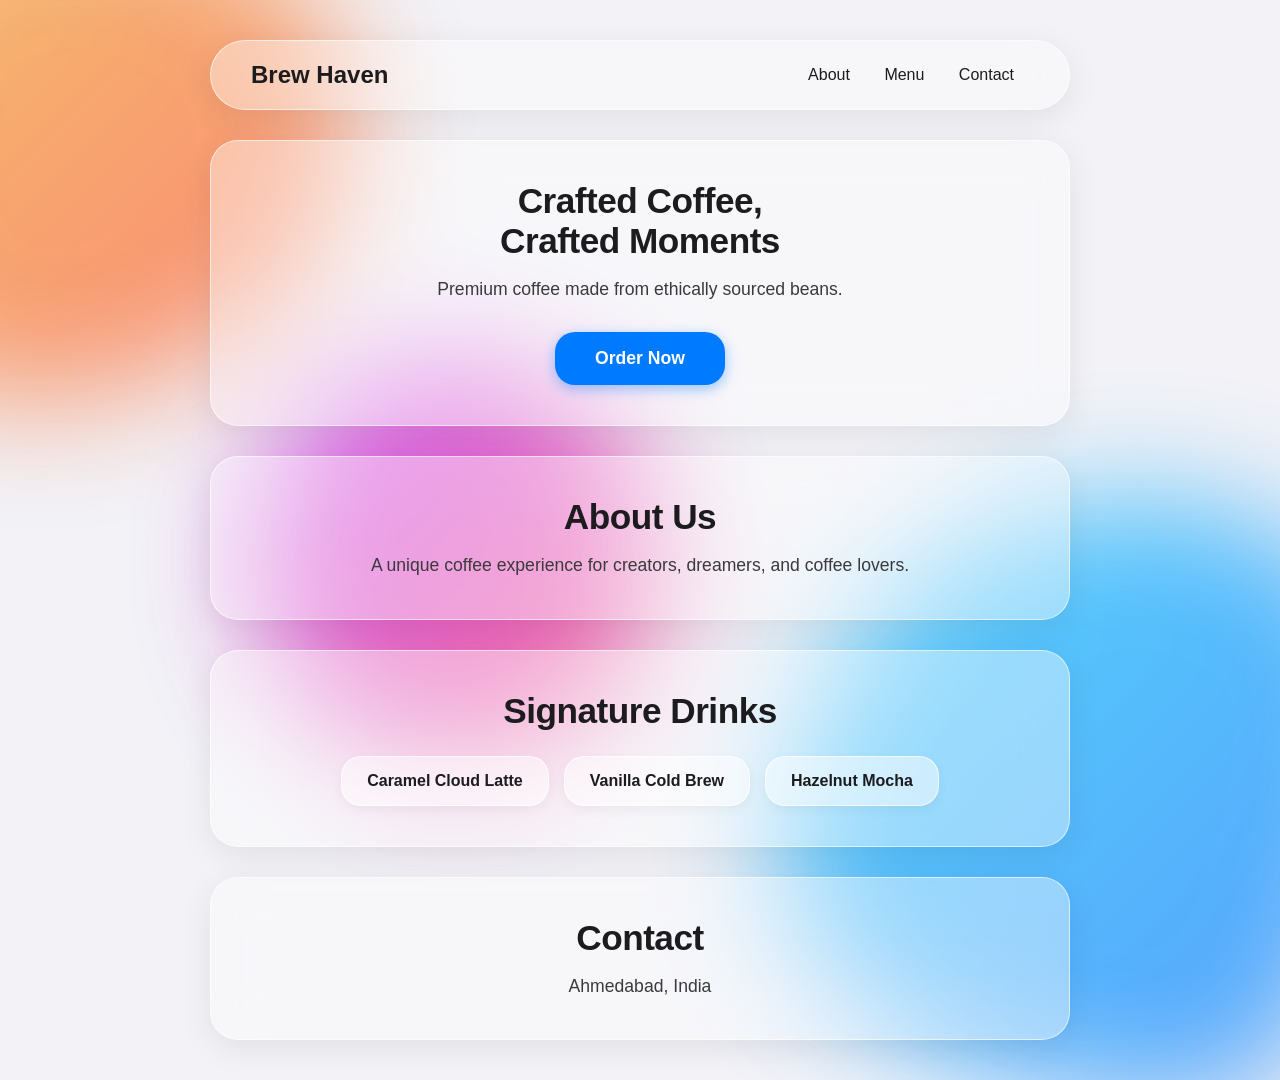
<file: index.html>
<!DOCTYPE html>
<html lang="en">
<head>
<meta charset="UTF-8">
<meta name="viewport" content="width=device-width, initial-scale=1.0">
<title>Brew Haven - Liquid Design</title>
<link rel="stylesheet" href="style.css">
</head>
<body>

    <div class="blob blob-1"></div>
    <div class="blob blob-2"></div>
    <div class="blob blob-3"></div>
    <div class="blob blob-4"></div>

    <div class="container">
        
        <header class="glass-panel">
            <h1>Brew Haven</h1>
            <nav>
                <a href="#about">About</a>
                <a href="#menu">Menu</a>
                <a href="#contact">Contact</a>
            </nav>
        </header>

        <section class="hero glass-panel">
            <h2>Crafted Coffee,<br>Crafted Moments</h2>
            <p>Premium coffee made from ethically sourced beans.</p>
            <button class="action-btn">Order Now</button>
        </section>

        <section id="about" class="glass-panel">
            <h2>About Us</h2>
            <p>A unique coffee experience for creators, dreamers, and coffee lovers.</p>
        </section>

        <section id="menu" class="glass-panel">
            <h2>Signature Drinks</h2>
            <div class="menu-grid">
                <div class="glass-pill">Caramel Cloud Latte</div>
                <div class="glass-pill">Vanilla Cold Brew</div>
                <div class="glass-pill">Hazelnut Mocha</div>
            </div>
        </section>

        <section id="contact" class="glass-panel">
            <h2>Contact</h2>
            <p>Ahmedabad, India</p>
        </section>

    </div>

</body>
</html>
</file>
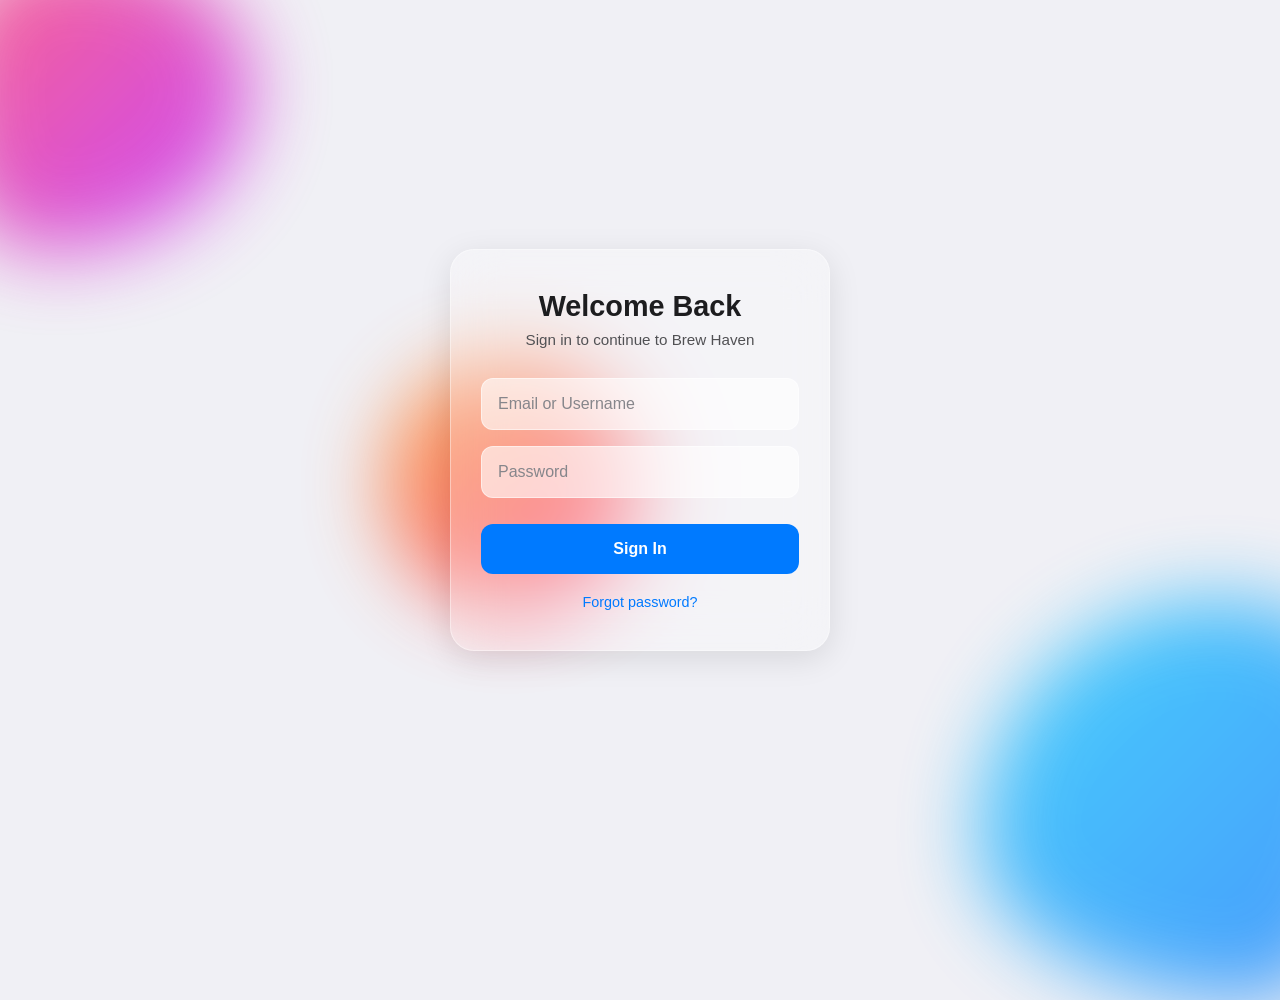
<file: login.html>
<!DOCTYPE html>
<html lang="en">
<head>
<meta charset="UTF-8">
<meta name="viewport" content="width=device-width, initial-scale=1.0">
<title>iOS Liquid Login</title>
<style>
    /* =========================================
       GLOBAL SETTINGS
       ========================================= */
    * {
        box-sizing: border-box;
        margin: 0;
        padding: 0;
    }

    body {
        /* Use Apple's default system font */
        font-family: -apple-system, BlinkMacSystemFont, "Segoe UI", Roboto, Helvetica, Arial, sans-serif;
        background-color: #f0f0f5;
        min-height: 100vh;
        display: flex;
        justify-content: center;
        align-items: center;
        overflow: hidden; /* Hide scrollbars from floating blobs */
        position: relative;
    }

    /* =========================================
       LIQUID BACKGROUND BLOBS
       ========================================= */
    .blob {
        position: absolute;
        filter: blur(40px);
        z-index: 0;
        opacity: 0.7;
        animation: float 10s infinite ease-in-out alternate;
    }

    /* Top Left - Purple/Pink */
    .blob-1 {
        width: 300px;
        height: 300px;
        background: linear-gradient(135deg, #ff2a5f, #ba00ff);
        border-radius: 40% 60% 70% 30% / 40% 50% 60% 50%;
        top: -50px;
        left: -50px;
        animation-duration: 12s;
    }

    /* Bottom Right - Blue/Teal */
    .blob-2 {
        width: 400px;
        height: 400px;
        background: linear-gradient(135deg, #00c6ff, #0072ff);
        border-radius: 60% 40% 30% 70% / 60% 30% 70% 40%;
        bottom: -100px;
        right: -100px;
        animation-duration: 15s;
        animation-delay: -2s;
    }

    /* Center - Soft Orange */
    .blob-3 {
        width: 250px;
        height: 250px;
        background: linear-gradient(135deg, #ff8c00, #ff0055);
        border-radius: 50%;
        top: 40%;
        left: 30%;
        animation-duration: 10s;
        animation-delay: -5s;
    }

    /* Animation to make the blobs shift shape and move */
    @keyframes float {
        0% { transform: translate(0, 0) scale(1) rotate(0deg); }
        33% { transform: translate(30px, -50px) scale(1.1) rotate(10deg); }
        66% { transform: translate(-20px, 20px) scale(0.9) rotate(-10deg); }
        100% { transform: translate(0, 0) scale(1) rotate(0deg); }
    }

    /* =========================================
       FROSTED GLASS LOGIN CARD
       ========================================= */
    .glass-card {
        position: relative;
        z-index: 10;
        width: 100%;
        max-width: 380px;
        padding: 40px 30px;
        border-radius: 24px;
        
        /* The iOS Glass effect */
        background: rgba(255, 255, 255, 0.25);
        backdrop-filter: blur(25px);
        -webkit-backdrop-filter: blur(25px); /* Safari support */
        
        border: 1px solid rgba(255, 255, 255, 0.4);
        box-shadow: 0 8px 32px rgba(0, 0, 0, 0.1);
        text-align: center;
    }

    /* =========================================
       TYPOGRAPHY & FORM ELEMENTS
       ========================================= */
    .glass-card h2 {
        color: #1d1d1f;
        font-size: 1.8rem;
        font-weight: 600;
        margin-bottom: 8px;
    }

    .glass-card p {
        color: #515154;
        font-size: 0.95rem;
        margin-bottom: 30px;
    }

    .input-group {
        margin-bottom: 16px;
        text-align: left;
    }

    .input-group input {
        width: 100%;
        padding: 16px;
        border-radius: 12px;
        border: 1px solid rgba(255, 255, 255, 0.5);
        background: rgba(255, 255, 255, 0.6);
        font-size: 1rem;
        color: #1d1d1f;
        transition: all 0.3s ease;
        outline: none;
    }

    .input-group input::placeholder {
        color: #86868b;
    }

    .input-group input:focus {
        background: rgba(255, 255, 255, 0.9);
        border-color: #007aff;
        box-shadow: 0 0 0 3px rgba(0, 122, 255, 0.2);
    }

    /* iOS Style Button */
    .login-btn {
        width: 100%;
        padding: 16px;
        margin-top: 10px;
        border-radius: 12px;
        border: none;
        background-color: #007aff; /* Apple Blue */
        color: white;
        font-size: 1rem;
        font-weight: 600;
        cursor: pointer;
        transition: background-color 0.2s ease, transform 0.1s ease;
    }

    .login-btn:hover {
        background-color: #006ce0;
    }

    .login-btn:active {
        transform: scale(0.98);
    }

    .links {
        margin-top: 20px;
        font-size: 0.9rem;
    }

    .links a {
        color: #007aff;
        text-decoration: none;
        transition: opacity 0.2s;
    }

    .links a:hover {
        opacity: 0.7;
    }
</style>
</head>
<body>

    <div class="blob blob-1"></div>
    <div class="blob blob-2"></div>
    <div class="blob blob-3"></div>

    <div class="glass-card">
        <h2>Welcome Back</h2>
        <p>Sign in to continue to Brew Haven</p>

        <form>
            <div class="input-group">
                <input type="email" placeholder="Email or Username" required>
            </div>
            <div class="input-group">
                <input type="password" placeholder="Password" required>
            </div>
            <button type="submit" class="login-btn">Sign In</button>
        </form>

        <div class="links">
            <a href="#">Forgot password?</a>
        </div>
    </div>

</body>
</html>
</file>
<file: style.css>
/* =========================================
   GLOBAL SETTINGS
   ========================================= */
* {
    box-sizing: border-box;
    margin: 0;
    padding: 0;
}

body {
    /* Apple's native system font for that iOS feel */
    font-family: -apple-system, BlinkMacSystemFont, "Segoe UI", Roboto, Helvetica, Arial, sans-serif;
    background-color: #f2f2f7; /* Very light grey background */
    color: #1c1c1e;
    min-height: 100vh;
    overflow-x: hidden; /* Prevent horizontal scrolling from blobs */
    position: relative;
}

/* =========================================
   LIQUID BACKGROUND BLOBS
   ========================================= */
.blob {
    position: fixed; /* Keeps them in view while scrolling */
    filter: blur(60px); /* Heavy blur for liquid look */
    z-index: -1; /* Pushes them behind the content */
    opacity: 0.65;
    animation: float 15s infinite ease-in-out alternate;
}

/* Caramel/Amber Blob */
.blob-1 {
    width: 500px;
    height: 500px;
    background: linear-gradient(135deg, #f5a623, #ff4b2b);
    border-radius: 40% 60% 70% 30% / 40% 50% 60% 50%;
    top: -100px;
    left: -150px;
    animation-duration: 18s;
}

/* Cold Brew Teal/Blue Blob */
.blob-2 {
    width: 600px;
    height: 600px;
    background: linear-gradient(135deg, #00c6ff, #0072ff);
    border-radius: 60% 40% 30% 70% / 60% 30% 70% 40%;
    bottom: -200px;
    right: -100px;
    animation-duration: 22s;
    animation-delay: -5s;
}

/* Mocha/Purple Blob */
.blob-3 {
    width: 400px;
    height: 400px;
    background: linear-gradient(135deg, #ba00ff, #ff2a5f);
    border-radius: 50%;
    top: 40%;
    left: 20%;
    animation-duration: 25s;
    animation-delay: -10s;
}

/* Smooth drifting animation */
@keyframes float {
    0% { transform: translate(0, 0) scale(1) rotate(0deg); }
    33% { transform: translate(50px, -50px) scale(1.1) rotate(15deg); }
    66% { transform: translate(-30px, 40px) scale(0.9) rotate(-10deg); }
    100% { transform: translate(0, 0) scale(1) rotate(0deg); }
}

/* =========================================
   LAYOUT & CONTAINERS
   ========================================= */
.container {
    width: 100%;
    max-width: 900px;
    margin: 0 auto;
    padding: 40px 20px;
    display: flex;
    flex-direction: column;
    gap: 30px; /* Space between sections */
    position: relative;
    z-index: 10;
}

/* =========================================
   FROSTED GLASS EFFECT (GLASSMORPHISM)
   ========================================= */
.glass-panel {
    background: rgba(255, 255, 255, 0.4); /* Semi-transparent white */
    backdrop-filter: blur(25px); /* The frosted glass blur */
    -webkit-backdrop-filter: blur(25px); /* Safari support */
    border: 1px solid rgba(255, 255, 255, 0.6); /* Subtle white border */
    box-shadow: 0 8px 32px rgba(0, 0, 0, 0.08); /* Soft drop shadow */
    border-radius: 28px;
    padding: 40px;
    text-align: center;
}

/* Header specific styling */
header.glass-panel {
    display: flex;
    justify-content: space-between;
    align-items: center;
    padding: 20px 40px;
    border-radius: 50px; /* Pill shape for nav */
}

header h1 {
    font-size: 1.5rem;
    font-weight: 700;
    margin: 0;
}

nav a {
    color: #1c1c1e;
    margin: 0 15px;
    text-decoration: none;
    font-weight: 500;
    transition: opacity 0.2s;
}

nav a:hover {
    opacity: 0.6;
}

/* Typography adjustments */
h2 {
    font-size: 2.2rem;
    font-weight: 700;
    margin-bottom: 15px;
    letter-spacing: -0.5px;
}

p {
    font-size: 1.1rem;
    color: #3a3a3c;
    line-height: 1.5;
    margin-bottom: 0;
}

.hero p {
    margin-bottom: 30px;
}

/* =========================================
   BUTTONS & MENU ITEMS
   ========================================= */
.action-btn {
    font-family: inherit;
    font-size: 1.1rem;
    font-weight: 600;
    color: white;
    background: #007aff; /* iOS Blue */
    border: none;
    padding: 16px 40px;
    border-radius: 20px;
    cursor: pointer;
    box-shadow: 0 4px 14px rgba(0, 122, 255, 0.4);
    transition: all 0.2s ease;
}

.action-btn:hover {
    background: #006ce0;
    transform: translateY(-2px);
}

.action-btn:active {
    transform: scale(0.97);
}

/* Menu Grid */
.menu-grid {
    display: flex;
    justify-content: center;
    flex-wrap: wrap;
    gap: 15px;
    margin-top: 25px;
}

.glass-pill {
    background: rgba(255, 255, 255, 0.5);
    border: 1px solid rgba(255, 255, 255, 0.7);
    padding: 15px 25px;
    border-radius: 20px;
    font-weight: 600;
    box-shadow: 0 4px 12px rgba(0, 0, 0, 0.05);
    transition: transform 0.2s;
}

.glass-pill:hover {
    transform: translateY(-3px);
    background: rgba(255, 255, 255, 0.7);
}
</file>
